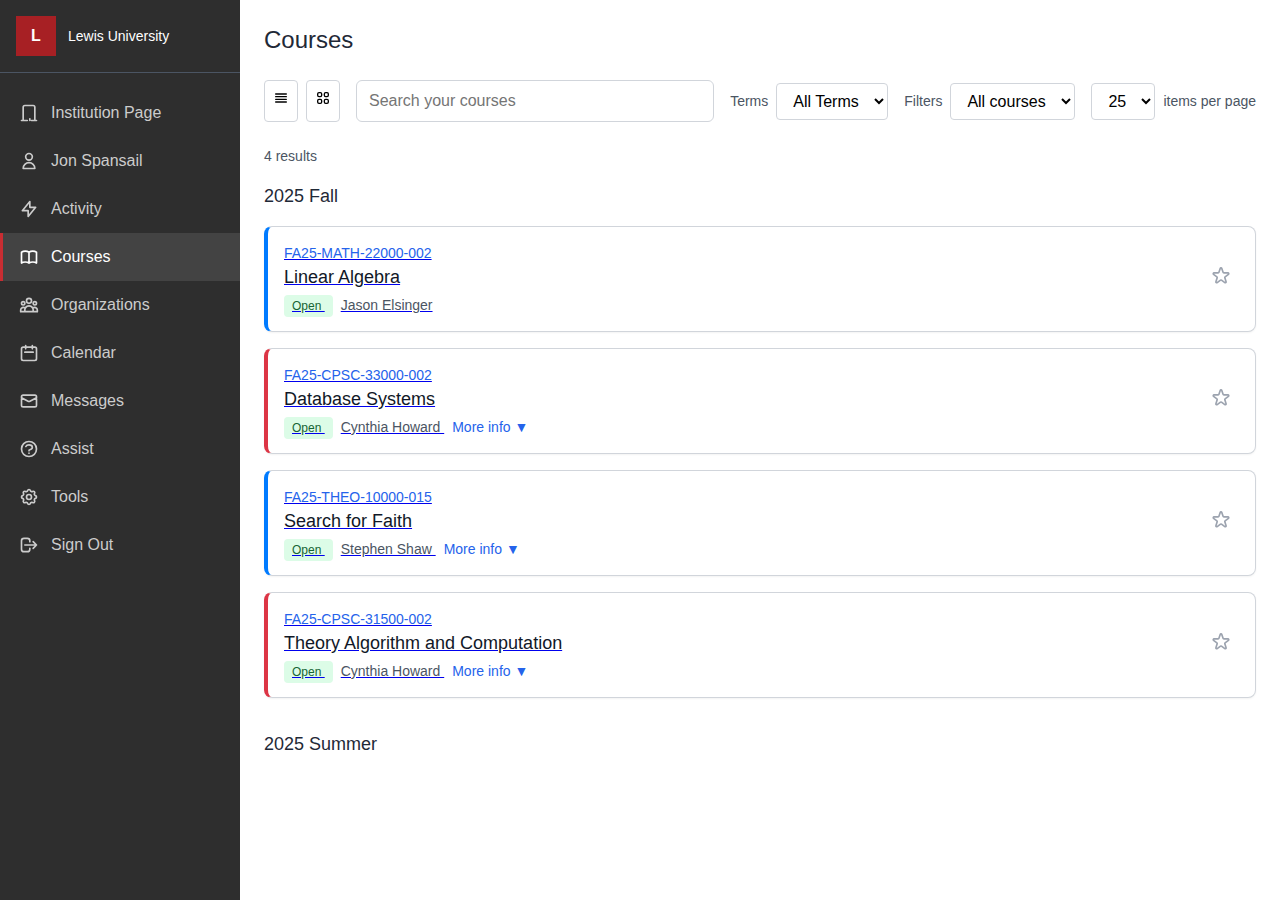
<file: courses.html>
<!DOCTYPE html>
<html lang="en">
<head>
    <meta charset="UTF-8">
    <meta name="viewport" content="width=device-width, initial-scale=1.0">
    <title>Courses - Blackboard Learn</title>
    <link rel="stylesheet" href="styles.css">
</head>
<body>
    <div class="flex">
        <!-- Sidebar -->
        <div class="fixed left-0 top-0 h-full w-60 bg-bb-gray z-50">
            <div class="p-4 border-b border-gray-600">
                <div class="flex items-center space-x-3">
                    <div class="w-10 h-10 bg-bb-red flex items-center justify-center text-white font-bold">
                        L
                    </div>
                    <div class="text-white text-sm">Lewis University</div>
                </div>
            </div>
            
            <nav class="mt-4">
                <a href="/institution/" class="sidebar-item" data-testid="nav-institution-page">
                    <svg class="w-5 h-5" fill="none" stroke="currentColor" viewBox="0 0 24 24">
                        <path stroke-linecap="round" stroke-linejoin="round" stroke-width="2" d="M19 21V5a2 2 0 00-2-2H7a2 2 0 00-2 2v16m14 0h2m-2 0h-4m-5 0H3m2-2v2m8-2v2"/>
                    </svg>
                    <span class="ml-3">Institution Page</span>
                </a>
                
                <a href="/profile/" class="sidebar-item" data-testid="nav-jon-spansail">
                    <svg class="w-5 h-5" fill="none" stroke="currentColor" viewBox="0 0 24 24">
                        <path stroke-linecap="round" stroke-linejoin="round" stroke-width="2" d="M16 7a4 4 0 11-8 0 4 4 0 018 0zM12 14a7 7 0 00-7 7h14a7 7 0 00-7-7z"/>
                    </svg>
                    <span class="ml-3">Jon Spansail</span>
                </a>
                
                <a href="/activity/" class="sidebar-item" data-testid="nav-activity">
                    <svg class="w-5 h-5" fill="none" stroke="currentColor" viewBox="0 0 24 24">
                        <path stroke-linecap="round" stroke-linejoin="round" stroke-width="2" d="M13 10V3L4 14h7v7l9-11h-7z"/>
                    </svg>
                    <span class="ml-3">Activity</span>
                </a>
                
                <a href="/courses/" class="sidebar-item active" data-testid="nav-courses">
                    <svg class="w-5 h-5" fill="none" stroke="currentColor" viewBox="0 0 24 24">
                        <path stroke-linecap="round" stroke-linejoin="round" stroke-width="2" d="M12 6.253v13m0-13C10.832 5.477 9.246 5 7.5 5S4.168 5.477 3 6.253v13C4.168 18.477 5.754 18 7.5 18s3.332.477 4.5 1.253m0-13C13.168 5.477 14.754 5 16.5 5c1.746 0 3.332.477 4.5 1.253v13C19.832 18.477 18.246 18 16.5 18c-1.746 0-3.332.477-4.5 1.253"/>
                    </svg>
                    <span class="ml-3">Courses</span>
                </a>
                
                <a href="/organizations/" class="sidebar-item" data-testid="nav-organizations">
                    <svg class="w-5 h-5" fill="none" stroke="currentColor" viewBox="0 0 24 24">
                        <path stroke-linecap="round" stroke-linejoin="round" stroke-width="2" d="M17 20h5v-2a3 3 0 00-5.356-1.857M17 20H7m10 0v-2c0-.656-.126-1.283-.356-1.857M7 20H2v-2a3 3 0 015.356-1.857M7 20v-2c0-.656.126-1.283.356-1.857m0 0a5.002 5.002 0 019.288 0M15 7a3 3 0 11-6 0 3 3 0 016 0zm6 3a2 2 0 11-4 0 2 2 0 014 0zM7 10a2 2 0 11-4 0 2 2 0 014 0z"/>
                    </svg>
                    <span class="ml-3">Organizations</span>
                </a>
                
                <a href="/calendar/" class="sidebar-item" data-testid="nav-calendar">
                    <svg class="w-5 h-5" fill="none" stroke="currentColor" viewBox="0 0 24 24">
                        <path stroke-linecap="round" stroke-linejoin="round" stroke-width="2" d="M8 7V3m8 4V3m-9 8h10M5 21h14a2 2 0 002-2V7a2 2 0 00-2-2H5a2 2 0 00-2 2v12a2 2 0 002 2z"/>
                    </svg>
                    <span class="ml-3">Calendar</span>
                </a>
                
                <a href="/messages/" class="sidebar-item" data-testid="nav-messages">
                    <svg class="w-5 h-5" fill="none" stroke="currentColor" viewBox="0 0 24 24">
                        <path stroke-linecap="round" stroke-linejoin="round" stroke-width="2" d="M3 8l7.89 4.26a2 2 0 002.22 0L21 8M5 19h14a2 2 0 002-2V7a2 2 0 00-2-2H5a2 2 0 00-2 2v10a2 2 0 002 2z"/>
                    </svg>
                    <span class="ml-3">Messages</span>
                </a>
                
                
                <a href="/assist/" class="sidebar-item" data-testid="nav-assist">
                    <svg class="w-5 h-5" fill="none" stroke="currentColor" viewBox="0 0 24 24">
                        <path stroke-linecap="round" stroke-linejoin="round" stroke-width="2" d="M8.228 9c.549-1.165 2.03-2 3.772-2 2.21 0 4 1.343 4 3 0 1.4-1.278 2.575-3.006 2.907-.542.104-.994.54-.994 1.093m0 3h.01M21 12a9 9 0 11-18 0 9 9 0 0118 0z"/>
                    </svg>
                    <span class="ml-3">Assist</span>
                </a>
                
                <a href="/tools/" class="sidebar-item" data-testid="nav-tools">
                    <svg class="w-5 h-5" fill="none" stroke="currentColor" viewBox="0 0 24 24">
                        <path stroke-linecap="round" stroke-linejoin="round" stroke-width="2" d="M10.325 4.317c.426-1.756 2.924-1.756 3.35 0a1.724 1.724 0 002.573 1.066c1.543-.94 3.31.826 2.37 2.37a1.724 1.724 0 001.065 2.572c1.756.426 1.756 2.924 0 3.35a1.724 1.724 0 00-1.066 2.573c.94 1.543-.826 3.31-2.37 2.37a1.724 1.724 0 00-2.572 1.065c-.426 1.756-2.924 1.756-3.35 0a1.724 1.724 0 00-2.573-1.066c-1.543.94-3.31-.826-2.37-2.37a1.724 1.724 0 00-1.065-2.572c-1.756-.426-1.756-2.924 0-3.35a1.724 1.724 0 001.066-2.573c-.94-1.543.826-3.31 2.37-2.37.996.608 2.296.07 2.572-1.065z"/>
                        <path stroke-linecap="round" stroke-linejoin="round" stroke-width="2" d="M15 12a3 3 0 11-6 0 3 3 0 016 0z"/>
                    </svg>
                    <span class="ml-3">Tools</span>
                </a>
                
                <a href="/" class="sidebar-item" data-testid="nav-sign-out">
                    <svg class="w-5 h-5" fill="none" stroke="currentColor" viewBox="0 0 24 24">
                        <path stroke-linecap="round" stroke-linejoin="round" stroke-width="2" d="M17 16l4-4m0 0l-4-4m4 4H7m6 4v1a3 3 0 01-3 3H6a3 3 0 01-3-3V7a3 3 0 013-3h4a3 3 0 013 3v1"/>
                    </svg>
                    <span class="ml-3">Sign Out</span>
                </a>
            </nav>
        </div>
        
        <!-- Main Content -->
        <div class="ml-60 min-h-screen bg-white flex-1">
            <div class="p-6">
                <h1 class="text-2xl font-normal text-gray-800 mb-6" data-testid="heading-courses">Courses</h1>
                
                <div class="flex items-center space-x-4 mb-6">
                    <div class="flex items-center space-x-2">
                        <button class="border border-gray-300 p-2 rounded hover:bg-gray-50" data-testid="button-list-view">
                            <svg class="h-4 w-4" fill="none" stroke="currentColor" viewBox="0 0 24 24">
                                <path stroke-linecap="round" stroke-linejoin="round" stroke-width="2" d="M4 6h16M4 10h16M4 14h16M4 18h16"/>
                            </svg>
                        </button>
                        <button class="border border-gray-300 p-2 rounded hover:bg-gray-50" data-testid="button-grid-view">
                            <svg class="h-4 w-4" fill="none" stroke="currentColor" viewBox="0 0 24 24">
                                <path stroke-linecap="round" stroke-linejoin="round" stroke-width="2" d="M4 6a2 2 0 012-2h2a2 2 0 012 2v2a2 2 0 01-2 2H6a2 2 0 01-2-2V6zM14 6a2 2 0 012-2h2a2 2 0 012 2v2a2 2 0 01-2 2h-2a2 2 0 01-2-2V6zM4 16a2 2 0 012-2h2a2 2 0 012 2v2a2 2 0 01-2 2H6a2 2 0 01-2-2v-2zM14 16a2 2 0 012-2h2a2 2 0 012 2v2a2 2 0 01-2 2h-2a2 2 0 01-2-2v-2z"/>
                            </svg>
                        </button>
                    </div>
                    
                    <div class="flex-1">
                        <input
                            type="text"
                            placeholder="Search your courses"
                            class="w-full max-w-md px-3 py-2 border border-gray-300 rounded-md focus:outline-none focus:ring-2 focus:ring-blue-500"
                            data-testid="input-search-courses"
                        />
                    </div>
                    
                    <div class="flex items-center space-x-2">
                        <label class="text-sm text-gray-600">Terms</label>
                        <select class="px-3 py-2 border rounded" data-testid="select-terms">
                            <option>All Terms</option>
                        </select>
                    </div>
                    
                    <div class="flex items-center space-x-2">
                        <label class="text-sm text-gray-600">Filters</label>
                        <select class="px-3 py-2 border rounded" data-testid="select-filters">
                            <option>All courses</option>
                        </select>
                    </div>
                    
                    <div class="flex items-center space-x-2">
                        <select class="px-3 py-2 border rounded" data-testid="select-items-per-page">
                            <option>25</option>
                        </select>
                        <span class="text-sm text-gray-600">items per page</span>
                    </div>
                </div>
                
                <div class="text-sm text-gray-600 mb-4" data-testid="text-results-count">4 results</div>
                
                <div class="space-y-4">
                    <div class="text-lg font-medium text-gray-800 mb-3" data-testid="text-term-2025-fall">2025 Fall</div>
                    
                    <!-- Course 1: Applied Probability and Stats -->
                    <a href="linalg.html" class="block" data-testid="course-card-1">
                        <div class="course-card bg-white border rounded-lg p-4 shadow-sm cursor-pointer hover:shadow-md transition-shadow" style="border-left: 4px solid #007bff;">
                            <div class="flex items-center justify-between">
                                <div>
                                    <div class="text-sm text-blue-600 font-medium" data-testid="course-code-1">
                                        FA25-MATH-22000-002
                                    </div>
                                    <div class="text-lg font-medium text-gray-900" data-testid="course-title-1">
                                        Linear Algebra
                                    </div>
                                    <div class="text-sm text-gray-600 mt-1">
                                        <span class="bg-green-100 text-green-800 px-2 py-1 rounded text-xs" data-testid="course-status-1">
                                            Open
                                        </span>
                                        <span class="ml-2" data-testid="course-instructor-1">
                                            Jason Elsinger
                                        </span>
                                     
                                    </div>
                                </div>
                                <button class="p-2 hover:bg-gray-100 rounded" data-testid="course-star-1">
                                    <svg class="h-5 w-5 text-gray-400" fill="none" stroke="currentColor" viewBox="0 0 24 24">
                                        <path stroke-linecap="round" stroke-linejoin="round" stroke-width="2" d="M11.049 2.927c.3-.921 1.603-.921 1.902 0l1.519 4.674a1 1 0 00.95.69h4.915c.969 0 1.371 1.24.588 1.81l-3.976 2.888a1 1 0 00-.363 1.118l1.518 4.674c.3.922-.755 1.688-1.538 1.118l-3.976-2.888a1 1 0 00-1.176 0l-3.976 2.888c-.783.57-1.838-.197-1.538-1.118l1.518-4.674a1 1 0 00-.363-1.118l-3.976-2.888c-.784-.57-.38-1.81.588-1.81h4.914a1 1 0 00.951-.69l1.519-4.674z"/>
                                    </svg>
                                </button>
                            </div>
                        </div>
                    </a>
                    
                    <!-- Course 2: Database Systems -->
                    <a href="database.html" class="block" data-testid="course-card-2">
                        <div class="course-card bg-white border rounded-lg p-4 shadow-sm cursor-pointer hover:shadow-md transition-shadow" style="border-left: 4px solid #dc3545;">
                            <div class="flex items-center justify-between">
                                <div>
                                    <div class="text-sm text-blue-600 font-medium" data-testid="course-code-2">
                                        FA25-CPSC-33000-002
                                    </div>
                                    <div class="text-lg font-medium text-gray-900" data-testid="course-title-2">
                                        Database Systems
                                    </div>
                                    <div class="text-sm text-gray-600 mt-1">
                                        <span class="bg-green-100 text-green-800 px-2 py-1 rounded text-xs" data-testid="course-status-2">
                                            Open
                                        </span>
                                        <span class="ml-2" data-testid="course-instructor-2">
                                            Cynthia Howard
                                        </span>
                                        <button class="ml-2 text-blue-600 hover:underline" data-testid="course-more-info-2">
                                            More info ▼
                                        </button>
                                    </div>
                                </div>
                                <button class="p-2 hover:bg-gray-100 rounded" data-testid="course-star-2">
                                    <svg class="h-5 w-5 text-gray-400" fill="none" stroke="currentColor" viewBox="0 0 24 24">
                                        <path stroke-linecap="round" stroke-linejoin="round" stroke-width="2" d="M11.049 2.927c.3-.921 1.603-.921 1.902 0l1.519 4.674a1 1 0 00.95.69h4.915c.969 0 1.371 1.24.588 1.81l-3.976 2.888a1 1 0 00-.363 1.118l1.518 4.674c.3.922-.755 1.688-1.538 1.118l-3.976-2.888a1 1 0 00-1.176 0l-3.976 2.888c-.783.57-1.838-.197-1.538-1.118l1.518-4.674a1 1 0 00-.363-1.118l-3.976-2.888c-.784-.57-.38-1.81.588-1.81h4.914a1 1 0 00.951-.69l1.519-4.674z"/>
                                    </svg>
                                </button>
                            </div>
                        </div>
                    </a>
                    
                    <!-- Course 3: Search for Faith -->
                    <a href="faith.html" class="block" data-testid="course-card-3">
                        <div class="course-card bg-white border rounded-lg p-4 shadow-sm cursor-pointer hover:shadow-md transition-shadow" style="border-left: 4px solid #007bff;">
                            <div class="flex items-center justify-between">
                                <div>
                                    <div class="text-sm text-blue-600 font-medium" data-testid="course-code-3">
                                        FA25-THEO-10000-015
                                    </div>
                                    <div class="text-lg font-medium text-gray-900" data-testid="course-title-3">
                                        Search for Faith
                                    </div>
                                    <div class="text-sm text-gray-600 mt-1">
                                        <span class="bg-green-100 text-green-800 px-2 py-1 rounded text-xs" data-testid="course-status-3">
                                            Open
                                        </span>
                                        <span class="ml-2" data-testid="course-instructor-3">
                                            Stephen Shaw
                                        </span>
                                        <button class="ml-2 text-blue-600 hover:underline" data-testid="course-more-info-3">
                                            More info ▼
                                        </button>
                                    </div>
                                </div>
                                <button class="p-2 hover:bg-gray-100 rounded" data-testid="course-star-3">
                                    <svg class="h-5 w-5 text-gray-400" fill="none" stroke="currentColor" viewBox="0 0 24 24">
                                        <path stroke-linecap="round" stroke-linejoin="round" stroke-width="2" d="M11.049 2.927c.3-.921 1.603-.921 1.902 0l1.519 4.674a1 1 0 00.95.69h4.915c.969 0 1.371 1.24.588 1.81l-3.976 2.888a1 1 0 00-.363 1.118l1.518 4.674c.3.922-.755 1.688-1.538 1.118l-3.976-2.888a1 1 0 00-1.176 0l-3.976 2.888c-.783.57-1.838-.197-1.538-1.118l1.518-4.674a1 1 0 00-.363-1.118l-3.976-2.888c-.784-.57-.38-1.81.588-1.81h4.914a1 1 0 00.951-.69l1.519-4.674z"/>
                                    </svg>
                                </button>
                            </div>
                        </div>
                    </a>

                    <a href="theory.html" class="block" data-testid="course-card-2">
                        <div class="course-card bg-white border rounded-lg p-4 shadow-sm cursor-pointer hover:shadow-md transition-shadow" style="border-left: 4px solid #dc3545;">
                            <div class="flex items-center justify-between">
                                <div>
                                    <div class="text-sm text-blue-600 font-medium" data-testid="course-code-2">
                                        FA25-CPSC-31500-002
                                    </div>
                                    <div class="text-lg font-medium text-gray-900" data-testid="course-title-2">
                                        Theory Algorithm and Computation
                                    </div>
                                    <div class="text-sm text-gray-600 mt-1">
                                        <span class="bg-green-100 text-green-800 px-2 py-1 rounded text-xs" data-testid="course-status-2">
                                            Open
                                        </span>
                                        <span class="ml-2" data-testid="course-instructor-2">
                                            Cynthia Howard
                                        </span>
                                        <button class="ml-2 text-blue-600 hover:underline" data-testid="course-more-info-2">
                                            More info ▼
                                        </button>
                                    </div>
                                </div>
                                <button class="p-2 hover:bg-gray-100 rounded" data-testid="course-star-2">
                                    <svg class="h-5 w-5 text-gray-400" fill="none" stroke="currentColor" viewBox="0 0 24 24">
                                        <path stroke-linecap="round" stroke-linejoin="round" stroke-width="2" d="M11.049 2.927c.3-.921 1.603-.921 1.902 0l1.519 4.674a1 1 0 00.95.69h4.915c.969 0 1.371 1.24.588 1.81l-3.976 2.888a1 1 0 00-.363 1.118l1.518 4.674c.3.922-.755 1.688-1.538 1.118l-3.976-2.888a1 1 0 00-1.176 0l-3.976 2.888c-.783.57-1.838-.197-1.538-1.118l1.518-4.674a1 1 0 00-.363-1.118l-3.976-2.888c-.784-.57-.38-1.81.588-1.81h4.914a1 1 0 00.951-.69l1.519-4.674z"/>
                                    </svg>
                                </button>
                            </div>
                        </div>
                    </a>
                    
                    <div class="text-lg font-medium text-gray-800 mt-8 mb-3" data-testid="text-term-2025-summer">2025 Summer</div>
                </div>
            </div>
        </div>
    </div>
</body>

</html>
</file>
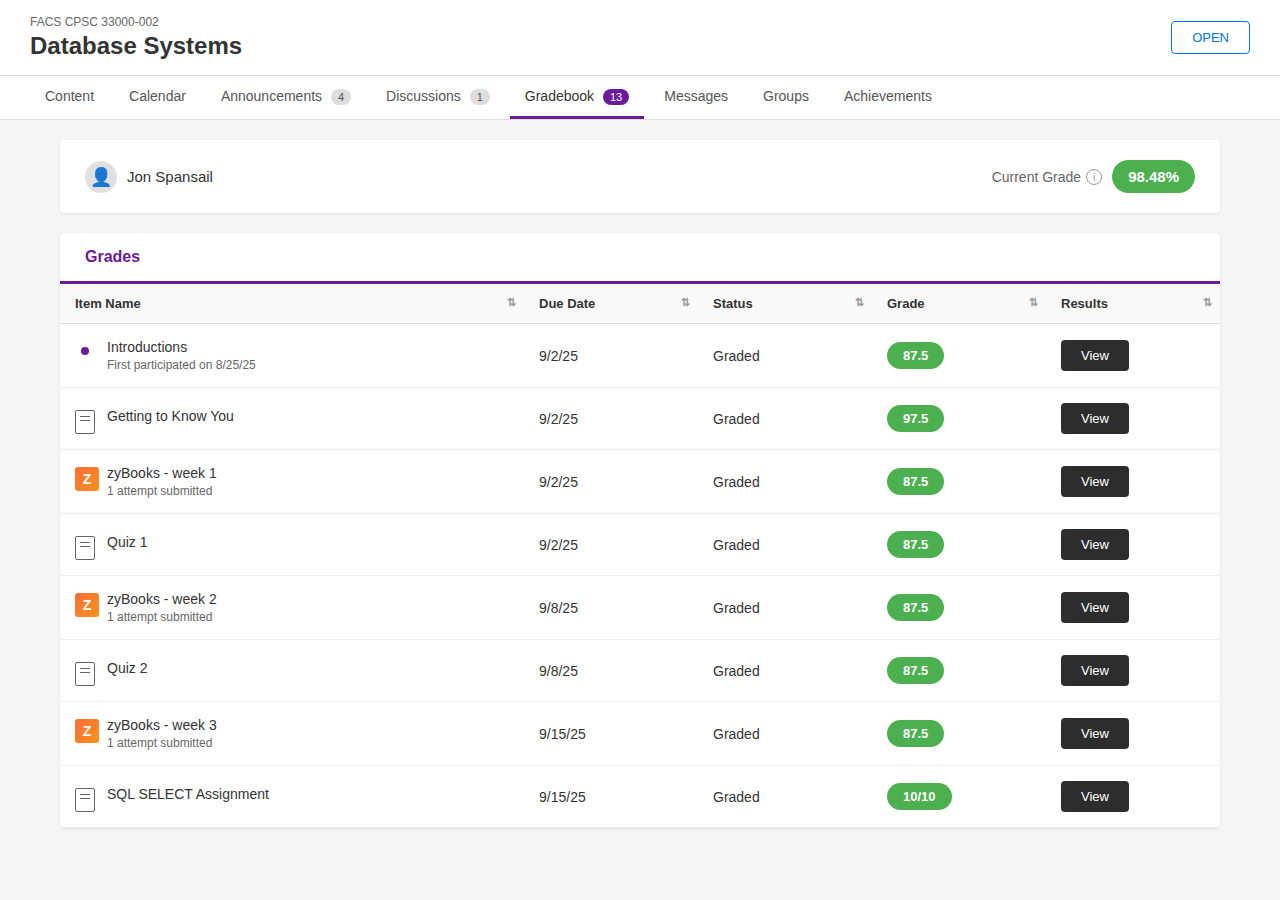
<file: data_grades.html>
<!DOCTYPE html>
<html lang="en">
<head>
    <meta charset="UTF-8">
    <meta name="viewport" content="width=device-width, initial-scale=1.0">
    <title>Database Systems - Gradebook</title>
    <style>
        * {
            margin: 0;
            padding: 0;
            box-sizing: border-box;
        }

        body {
            font-family: -apple-system, BlinkMacSystemFont, 'Segoe UI', Arial, sans-serif;
            background-color: #f5f5f5;
            color: #333;
        }

        .header {
            background-color: white;
            padding: 15px 30px;
            border-bottom: 1px solid #ddd;
            display: flex;
            justify-content: space-between;
            align-items: center;
        }

        .course-info {
            display: flex;
            flex-direction: column;
        }

        .course-code {
            font-size: 12px;
            color: #666;
            margin-bottom: 3px;
        }

        .course-title {
            font-size: 24px;
            font-weight: 600;
            color: #333;
        }

        .open-btn {
            background-color: white;
            border: 1px solid #0073e6;
            color: #0073e6;
            padding: 8px 20px;
            border-radius: 4px;
            font-size: 13px;
            cursor: pointer;
            font-weight: 500;
        }

        .open-btn:hover {
            background-color: #f0f8ff;
        }

        .nav-tabs {
            background-color: white;
            border-bottom: 1px solid #ddd;
            display: flex;
            padding: 0 30px;
        }

        .nav-tab {
            padding: 12px 15px;
            cursor: pointer;
            border-bottom: 3px solid transparent;
            font-size: 14px;
            color: #555;
            position: relative;
            margin-right: 5px;
        }

        .nav-tab:hover {
            color: #333;
        }

        .nav-tab.active {
            border-bottom-color: #6a1b9a;
            color: #333;
            font-weight: 500;
        }

        .nav-tab .badge {
            background-color: #ddd;
            border-radius: 10px;
            padding: 2px 7px;
            font-size: 11px;
            margin-left: 5px;
            color: #555;
        }

        .nav-tab.active .badge {
            background-color: #6a1b9a;
            color: white;
        }

        .content-area {
            max-width: 1200px;
            margin: 0 auto;
            padding: 20px;
        }

        .user-section {
            background-color: white;
            padding: 20px 25px;
            border-radius: 4px;
            margin-bottom: 20px;
            display: flex;
            justify-content: space-between;
            align-items: center;
            box-shadow: 0 1px 3px rgba(0,0,0,0.1);
        }

        .user-info {
            display: flex;
            align-items: center;
            gap: 10px;
        }

        .user-icon {
            width: 32px;
            height: 32px;
            background-color: #e0e0e0;
            border-radius: 50%;
            display: flex;
            align-items: center;
            justify-content: center;
            font-size: 18px;
            color: #666;
        }

        .user-name {
            font-size: 15px;
            color: #333;
        }

        .grade-display {
            display: flex;
            align-items: center;
            gap: 10px;
        }

        .grade-label {
            font-size: 14px;
            color: #666;
            display: flex;
            align-items: center;
            gap: 5px;
        }

        .info-icon {
            width: 16px;
            height: 16px;
            border: 1px solid #999;
            border-radius: 50%;
            display: inline-flex;
            align-items: center;
            justify-content: center;
            font-size: 11px;
            color: #999;
            cursor: help;
        }

        .current-grade {
            background-color: #4caf50;
            color: white;
            padding: 8px 16px;
            border-radius: 20px;
            font-size: 15px;
            font-weight: 600;
        }

        .grades-section {
            background-color: white;
            border-radius: 4px;
            box-shadow: 0 1px 3px rgba(0,0,0,0.1);
            overflow: hidden;
        }

        .section-header {
            padding: 15px 25px;
            border-bottom: 3px solid #6a1b9a;
            font-size: 16px;
            font-weight: 600;
            color: #6a1b9a;
        }

        .grades-table {
            width: 100%;
            border-collapse: collapse;
        }

        .grades-table thead {
            background-color: #f9f9f9;
        }

        .grades-table th {
            padding: 12px 15px;
            text-align: left;
            font-size: 13px;
            font-weight: 600;
            color: #333;
            border-bottom: 1px solid #ddd;
            cursor: pointer;
            position: relative;
        }

        .grades-table th:hover {
            background-color: #f0f0f0;
        }

        .grades-table th::after {
            content: '⇅';
            position: absolute;
            right: 8px;
            color: #999;
            font-size: 11px;
        }

        .grades-table tbody tr {
            border-bottom: 1px solid #eee;
        }

        .grades-table tbody tr:hover {
            background-color: #fafafa;
        }

        .grades-table td {
            padding: 15px;
            font-size: 14px;
            color: #333;
        }

        .item-cell {
            display: flex;
            align-items: flex-start;
            gap: 12px;
        }

        .item-icon {
            width: 20px;
            height: 20px;
            flex-shrink: 0;
            margin-top: 2px;
        }

        .icon-dot {
            width: 8px;
            height: 8px;
            background-color: #6a1b9a;
            border-radius: 50%;
            margin: 6px;
        }

        .icon-document {
            width: 20px;
            height: 24px;
            background-color: white;
            border: 1.5px solid #666;
            border-radius: 2px;
            position: relative;
        }

        .icon-document::before {
            content: '';
            position: absolute;
            top: 5px;
            left: 4px;
            right: 4px;
            height: 1.5px;
            background-color: #666;
        }

        .icon-document::after {
            content: '';
            position: absolute;
            top: 9px;
            left: 4px;
            right: 4px;
            height: 1.5px;
            background-color: #666;
        }

        .icon-zybooks {
            width: 24px;
            height: 24px;
            background: linear-gradient(135deg, #ff6b35 0%, #f7931e 100%);
            border-radius: 3px;
            position: relative;
        }

        .icon-zybooks::before {
            content: 'Z';
            position: absolute;
            top: 50%;
            left: 50%;
            transform: translate(-50%, -50%);
            color: white;
            font-weight: bold;
            font-size: 14px;
        }

        .item-details {
            display: flex;
            flex-direction: column;
            gap: 3px;
        }

        .item-name {
            font-weight: 500;
            color: #333;
        }

        .item-subtitle {
            font-size: 12px;
            color: #666;
        }

        .grade-badge {
            background-color: #4caf50;
            color: white;
            padding: 6px 16px;
            border-radius: 20px;
            font-size: 13px;
            font-weight: 600;
            display: inline-block;
        }

        .view-btn {
            background-color: #2d2d2d;
            color: white;
            border: none;
            padding: 8px 20px;
            border-radius: 4px;
            font-size: 13px;
            cursor: pointer;
            font-weight: 500;
        }

        .view-btn:hover {
            background-color: #1a1a1a;
        }
    </style>
</head>
<body>
    <div class="header">
        <div class="course-info">
            <div class="course-code">FACS CPSC 33000-002</div>
            <div class="course-title">Database Systems</div>
        </div>
        <button class="open-btn">OPEN</button>
    </div>

    <nav class="nav-tabs">
        <div class="nav-tab">Content</div>
        <div class="nav-tab">Calendar</div>
        <div class="nav-tab">Announcements <span class="badge">4</span></div>
        <div class="nav-tab">Discussions <span class="badge">1</span></div>
        <div class="nav-tab active">Gradebook <span class="badge">13</span></div>
        <div class="nav-tab">Messages</div>
        <div class="nav-tab">Groups</div>
        <div class="nav-tab">Achievements</div>
    </nav>

    <div class="content-area">
        <div class="user-section">
            <div class="user-info">
                <div class="user-icon">👤</div>
                <div class="user-name">Jon Spansail</div>
            </div>
            <div class="grade-display">
                <div class="grade-label">
                    Current Grade
                    <span class="info-icon">i</span>
                </div>
                <div class="current-grade">98.48%</div>
            </div>
        </div>

        <div class="grades-section">
            <div class="section-header">Grades</div>
            <table class="grades-table">
                <thead>
                    <tr>
                        <th style="width: 40%;">Item Name</th>
                        <th style="width: 15%;">Due Date</th>
                        <th style="width: 15%;">Status</th>
                        <th style="width: 15%;">Grade</th>
                        <th style="width: 15%;">Results</th>
                    </tr>
                </thead>
                <tbody>
                    <tr>
                        <td>
                            <div class="item-cell">
                                <div class="item-icon">
                                    <div class="icon-dot"></div>
                                </div>
                                <div class="item-details">
                                    <div class="item-name">Introductions</div>
                                    <div class="item-subtitle">First participated on 8/25/25</div>
                                </div>
                            </div>
                        </td>
                        <td>9/2/25</td>
                        <td>Graded</td>
                        <td><span class="grade-badge">87.5</span></td>
                        <td><button class="view-btn">View</button></td>
                    </tr>
                    <tr>
                        <td>
                            <div class="item-cell">
                                <div class="item-icon">
                                    <div class="icon-document"></div>
                                </div>
                                <div class="item-details">
                                    <div class="item-name">Getting to Know You</div>
                                </div>
                            </div>
                        </td>
                        <td>9/2/25</td>
                        <td>Graded</td>
                        <td><span class="grade-badge">97.5</span></td>
                        <td><button class="view-btn">View</button></td>
                    </tr>
                    <tr>
                        <td>
                            <div class="item-cell">
                                <div class="item-icon">
                                    <div class="icon-zybooks"></div>
                                </div>
                                <div class="item-details">
                                    <div class="item-name">zyBooks - week 1</div>
                                    <div class="item-subtitle">1 attempt submitted</div>
                                </div>
                            </div>
                        </td>
                        <td>9/2/25</td>
                        <td>Graded</td>
                        <td><span class="grade-badge">87.5</span></td>
                        <td><button class="view-btn">View</button></td>
                    </tr>
                    <tr>
                        <td>
                            <div class="item-cell">
                                <div class="item-icon">
                                    <div class="icon-document"></div>
                                </div>
                                <div class="item-details">
                                    <div class="item-name">Quiz 1</div>
                                </div>
                            </div>
                        </td>
                        <td>9/2/25</td>
                        <td>Graded</td>
                        <td><span class="grade-badge">87.5</span></td>
                        <td><button class="view-btn">View</button></td>
                    </tr>
                    <tr>
                        <td>
                            <div class="item-cell">
                                <div class="item-icon">
                                    <div class="icon-zybooks"></div>
                                </div>
                                <div class="item-details">
                                    <div class="item-name">zyBooks - week 2</div>
                                    <div class="item-subtitle">1 attempt submitted</div>
                                </div>
                            </div>
                        </td>
                        <td>9/8/25</td>
                        <td>Graded</td>
                        <td><span class="grade-badge">87.5</span></td>
                        <td><button class="view-btn">View</button></td>
                    </tr>
                    <tr>
                        <td>
                            <div class="item-cell">
                                <div class="item-icon">
                                    <div class="icon-document"></div>
                                </div>
                                <div class="item-details">
                                    <div class="item-name">Quiz 2</div>
                                </div>
                            </div>
                        </td>
                        <td>9/8/25</td>
                        <td>Graded</td>
                        <td><span class="grade-badge">87.5</span></td>
                        <td><button class="view-btn">View</button></td>
                    </tr>
                    <tr>
                        <td>
                            <div class="item-cell">
                                <div class="item-icon">
                                    <div class="icon-zybooks"></div>
                                </div>
                                <div class="item-details">
                                    <div class="item-name">zyBooks - week 3</div>
                                    <div class="item-subtitle">1 attempt submitted</div>
                                </div>
                            </div>
                        </td>
                        <td>9/15/25</td>
                        <td>Graded</td>
                        <td><span class="grade-badge">87.5</span></td>
                        <td><button class="view-btn">View</button></td>
                    </tr>
                    <tr>
                        <td>
                            <div class="item-cell">
                                <div class="item-icon">
                                    <div class="icon-document"></div>
                                </div>
                                <div class="item-details">
                                    <div class="item-name">SQL SELECT Assignment</div>
                                </div>
                            </div>
                        </td>
                        <td>9/15/25</td>
                        <td>Graded</td>
                        <td><span class="grade-badge">10/10</span></td>
                        <td><button class="view-btn">View</button></td>
                    </tr>
                </tbody>
            </table>
        </div>
    </div>
</body>
</html>
</file>
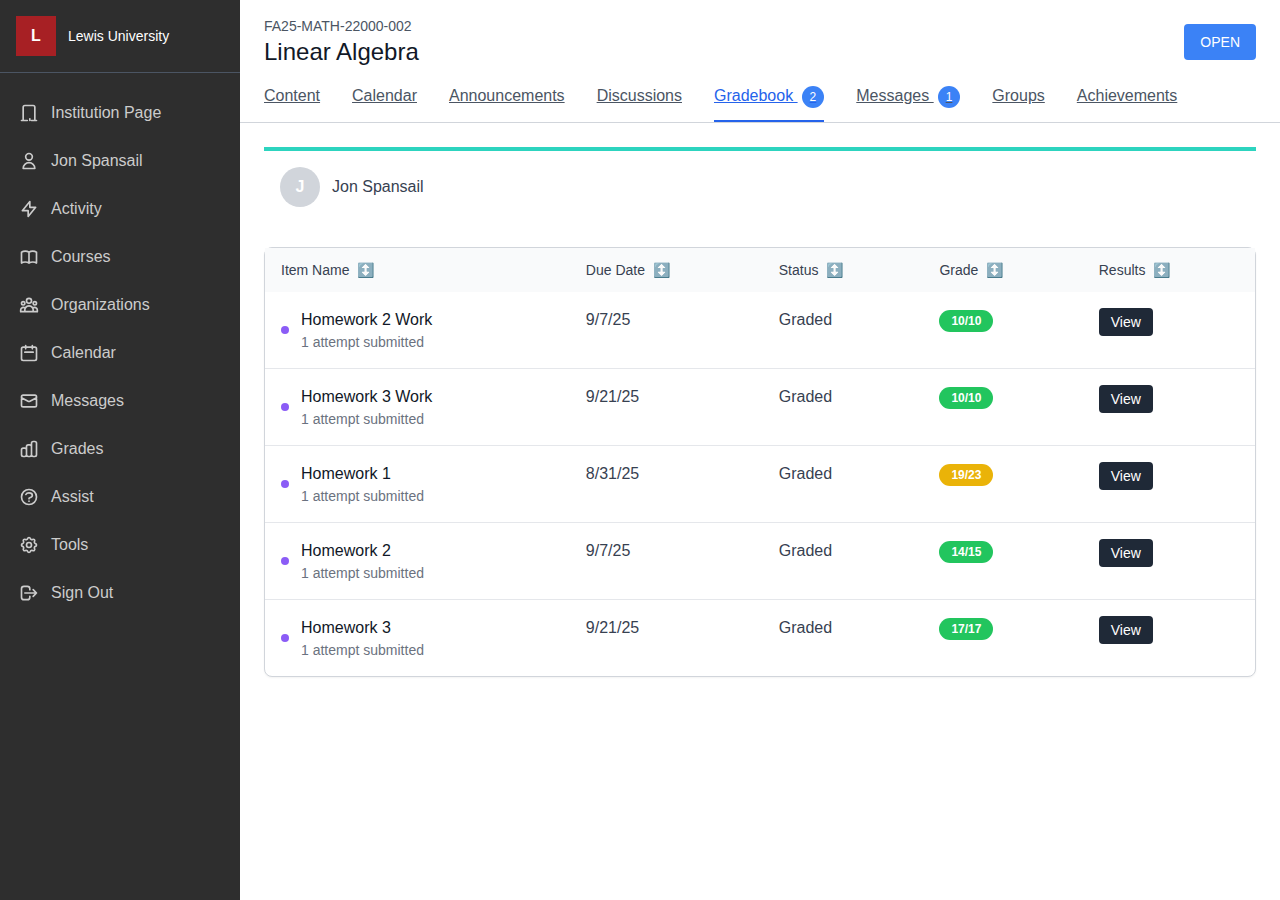
<file: lin_grade.html>
<!DOCTYPE html>
<html lang="en">
<head>
    <meta charset="UTF-8">
    <meta name="viewport" content="width=device-width, initial-scale=1.0">
    <title>Gradebook - Linear Algebra</title>
    <link rel="stylesheet" href="styles.css">
</head>
<body>
    <div class="flex">
        <!-- Sidebar -->
        <div class="fixed left-0 top-0 h-full w-60 bg-bb-gray z-50">
            <div class="p-4 border-b border-gray-600">
                <div class="flex items-center space-x-3">
                    <div class="w-10 h-10 bg-bb-red flex items-center justify-center text-white font-bold">
                        L
                    </div>
                    <div class="text-white text-sm">Lewis University</div>
                </div>
            </div>
            
            <nav class="mt-4">
                <a href="/institution/" class="sidebar-item" data-testid="nav-institution-page">
                    <svg class="w-5 h-5" fill="none" stroke="currentColor" viewBox="0 0 24 24">
                        <path stroke-linecap="round" stroke-linejoin="round" stroke-width="2" d="M19 21V5a2 2 0 00-2-2H7a2 2 0 00-2 2v16m14 0h2m-2 0h-4m-5 0H3m2-2v2m8-2v2"/>
                    </svg>
                    <span class="ml-3">Institution Page</span>
                </a>
                
                <a href="/profile/" class="sidebar-item" data-testid="nav-jon-spansail">
                    <svg class="w-5 h-5" fill="none" stroke="currentColor" viewBox="0 0 24 24">
                        <path stroke-linecap="round" stroke-linejoin="round" stroke-width="2" d="M16 7a4 4 0 11-8 0 4 4 0 018 0zM12 14a7 7 0 00-7 7h14a7 7 0 00-7-7z"/>
                    </svg>
                    <span class="ml-3">Jon Spansail</span>
                </a>
                
                <a href="/activity/" class="sidebar-item" data-testid="nav-activity">
                    <svg class="w-5 h-5" fill="none" stroke="currentColor" viewBox="0 0 24 24">
                        <path stroke-linecap="round" stroke-linejoin="round" stroke-width="2" d="M13 10V3L4 14h7v7l9-11h-7z"/>
                    </svg>
                    <span class="ml-3">Activity</span>
                </a>
                
                <a href="/courses/" class="sidebar-item" data-testid="nav-courses">
                    <svg class="w-5 h-5" fill="none" stroke="currentColor" viewBox="0 0 24 24">
                        <path stroke-linecap="round" stroke-linejoin="round" stroke-width="2" d="M12 6.253v13m0-13C10.832 5.477 9.246 5 7.5 5S4.168 5.477 3 6.253v13C4.168 18.477 5.754 18 7.5 18s3.332.477 4.5 1.253m0-13C13.168 5.477 14.754 5 16.5 5c1.746 0 3.332.477 4.5 1.253v13C19.832 18.477 18.246 18 16.5 18c-1.746 0-3.332.477-4.5 1.253"/>
                    </svg>
                    <span class="ml-3">Courses</span>
                </a>
                
                <a href="/organizations/" class="sidebar-item" data-testid="nav-organizations">
                    <svg class="w-5 h-5" fill="none" stroke="currentColor" viewBox="0 0 24 24">
                        <path stroke-linecap="round" stroke-linejoin="round" stroke-width="2" d="M17 20h5v-2a3 3 0 00-5.356-1.857M17 20H7m10 0v-2c0-.656-.126-1.283-.356-1.857M7 20H2v-2a3 3 0 015.356-1.857M7 20v-2c0-.656.126-1.283.356-1.857m0 0a5.002 5.002 0 019.288 0M15 7a3 3 0 11-6 0 3 3 0 016 0zm6 3a2 2 0 11-4 0 2 2 0 014 0zM7 10a2 2 0 11-4 0 2 2 0 014 0z"/>
                    </svg>
                    <span class="ml-3">Organizations</span>
                </a>
                
                <a href="/calendar/" class="sidebar-item" data-testid="nav-calendar">
                    <svg class="w-5 h-5" fill="none" stroke="currentColor" viewBox="0 0 24 24">
                        <path stroke-linecap="round" stroke-linejoin="round" stroke-width="2" d="M8 7V3m8 4V3m-9 8h10M5 21h14a2 2 0 002-2V7a2 2 0 00-2-2H5a2 2 0 00-2 2v12a2 2 0 002 2z"/>
                    </svg>
                    <span class="ml-3">Calendar</span>
                </a>
                
                <a href="/messages/" class="sidebar-item" data-testid="nav-messages">
                    <svg class="w-5 h-5" fill="none" stroke="currentColor" viewBox="0 0 24 24">
                        <path stroke-linecap="round" stroke-linejoin="round" stroke-width="2" d="M3 8l7.89 4.26a2 2 0 002.22 0L21 8M5 19h14a2 2 0 002-2V7a2 2 0 00-2-2H5a2 2 0 00-2 2v10a2 2 0 002 2z"/>
                    </svg>
                    <span class="ml-3">Messages</span>
                </a>
                
                <a href="/grades/" class="sidebar-item" data-testid="nav-grades">
                    <svg class="w-5 h-5" fill="none" stroke="currentColor" viewBox="0 0 24 24">
                        <path stroke-linecap="round" stroke-linejoin="round" stroke-width="2" d="M9 19v-6a2 2 0 00-2-2H5a2 2 0 00-2 2v6a2 2 0 002 2h2a2 2 0 002-2zm0 0V9a2 2 0 012-2h2a2 2 0 012 2v10m-6 0a2 2 0 002 2h2a2 2 0 002-2m0 0V5a2 2 0 012-2h2a2 2 0 012 2v14a2 2 0 01-2 2h-2a2 2 0 01-2-2z"/>
                    </svg>
                    <span class="ml-3">Grades</span>
                </a>
                
                <a href="/assist/" class="sidebar-item" data-testid="nav-assist">
                    <svg class="w-5 h-5" fill="none" stroke="currentColor" viewBox="0 0 24 24">
                        <path stroke-linecap="round" stroke-linejoin="round" stroke-width="2" d="M8.228 9c.549-1.165 2.03-2 3.772-2 2.21 0 4 1.343 4 3 0 1.4-1.278 2.575-3.006 2.907-.542.104-.994.54-.994 1.093m0 3h.01M21 12a9 9 0 11-18 0 9 9 0 0118 0z"/>
                    </svg>
                    <span class="ml-3">Assist</span>
                </a>
                
                <a href="/tools/" class="sidebar-item" data-testid="nav-tools">
                    <svg class="w-5 h-5" fill="none" stroke="currentColor" viewBox="0 0 24 24">
                        <path stroke-linecap="round" stroke-linejoin="round" stroke-width="2" d="M10.325 4.317c.426-1.756 2.924-1.756 3.35 0a1.724 1.724 0 002.573 1.066c1.543-.94 3.31.826 2.37 2.37a1.724 1.724 0 001.065 2.572c1.756.426 1.756 2.924 0 3.35a1.724 1.724 0 00-1.066 2.573c.94 1.543-.826 3.31-2.37 2.37a1.724 1.724 0 00-2.572 1.065c-.426 1.756-2.924 1.756-3.35 0a1.724 1.724 0 00-2.573-1.066c-1.543.94-3.31-.826-2.37-2.37a1.724 1.724 0 00-1.065-2.572c-1.756-.426-1.756-2.924 0-3.35a1.724 1.724 0 001.066-2.573c-.94-1.543.826-3.31 2.37-2.37.996.608 2.296.07 2.572-1.065z"/>
                        <path stroke-linecap="round" stroke-linejoin="round" stroke-width="2" d="M15 12a3 3 0 11-6 0 3 3 0 016 0z"/>
                    </svg>
                    <span class="ml-3">Tools</span>
                </a>
                
                <a href="/" class="sidebar-item" data-testid="nav-sign-out">
                    <svg class="w-5 h-5" fill="none" stroke="currentColor" viewBox="0 0 24 24">
                        <path stroke-linecap="round" stroke-linejoin="round" stroke-width="2" d="M17 16l4-4m0 0l-4-4m4 4H7m6 4v1a3 3 0 01-3 3H6a3 3 0 01-3-3V7a3 3 0 013-3h4a3 3 0 013 3v1"/>
                    </svg>
                    <span class="ml-3">Sign Out</span>
                </a>
            </nav>
        </div>
        
        <!-- Main Content -->
        <div class="ml-60 min-h-screen bg-white flex-1">
            <!-- Course Header -->
            <div class="bg-white border-b">
                <div class="px-6 py-4">
                    <div class="flex items-center justify-between">
                        <div>
                            <div class="text-sm text-gray-600" data-testid="course-code">FA25-MATH-22000-002</div>
                            <h1 class="text-2xl font-normal text-gray-900" data-testid="course-title">Linear Algebra</h1>
                        </div>
                        <div class="bg-blue-500 text-white px-4 py-2 rounded text-sm font-medium" data-testid="course-status">
                            OPEN
                        </div>
                    </div>
                </div>
                
                <!-- Course Navigation Tabs -->
                <div class="px-6">
                    <nav class="flex space-x-8">
                        <a href="linalg.html" class="pb-3 text-gray-600 hover:text-gray-900" data-testid="tab-content">Content</a>
                        <a href="#" class="pb-3 text-gray-600 hover:text-gray-900" data-testid="tab-calendar">Calendar</a>
                        <a href="#" class="pb-3 text-gray-600 hover:text-gray-900" data-testid="tab-announcements">Announcements</a>
                        <a href="#" class="pb-3 text-gray-600 hover:text-gray-900" data-testid="tab-discussions">Discussions</a>
                        <a href="#" class="pb-3 border-b-2 border-blue-500 text-blue-600 font-medium" data-testid="tab-gradebook">
                            Gradebook 
                            <span class="bg-blue-500 text-white text-xs px-2 py-1 rounded-full ml-1">2</span>
                        </a>
                        <a href="#" class="pb-3 text-gray-600 hover:text-gray-900" data-testid="tab-messages">
                            Messages 
                            <span class="bg-blue-500 text-white text-xs px-2 py-1 rounded-full ml-1">1</span>
                        </a>
                        <a href="#" class="pb-3 text-gray-600 hover:text-gray-900" data-testid="tab-groups">Groups</a>
                        <a href="#" class="pb-3 text-gray-600 hover:text-gray-900" data-testid="tab-achievements">Achievements</a>
                    </nav>
                </div>
            </div>
            
            <!-- Gradebook Content -->
            <div class="p-6">
                <div class="bg-white border-t-4 border-teal-400 p-4 mb-6">
                    <div class="flex items-center">
                        <div class="w-10 h-10 rounded-full bg-gray-300 flex items-center justify-center text-white font-bold mr-3">
                            J
                        </div>
                        <span class="font-medium" data-testid="student-name">Jon Spansail</span>
                    </div>
                </div>
                
                <div class="bg-white rounded-lg shadow-sm border">
                    <div class="overflow-x-auto">
                        <table class="w-full" data-testid="grades-table">
                            <thead class="bg-gray-50">
                                <tr>
                                    <th class="px-4 py-3 text-left text-sm font-medium text-gray-700" data-testid="header-item-name">
                                        Item Name <span class="ml-1">↕️</span>
                                    </th>
                                    <th class="px-4 py-3 text-left text-sm font-medium text-gray-700" data-testid="header-due-date">
                                        Due Date <span class="ml-1">↕️</span>
                                    </th>
                                    <th class="px-4 py-3 text-left text-sm font-medium text-gray-700" data-testid="header-status">
                                        Status <span class="ml-1">↕️</span>
                                    </th>
                                    <th class="px-4 py-3 text-left text-sm font-medium text-gray-700" data-testid="header-grade">
                                        Grade <span class="ml-1">↕️</span>
                                    </th>
                                    <th class="px-4 py-3 text-left text-sm font-medium text-gray-700" data-testid="header-results">
                                        Results <span class="ml-1">↕️</span>
                                    </th>
                                </tr>
                            </thead>
                            <tbody class="divide-y divide-gray-200">
                                <!-- Grade Row 1: Homework 2 Work -->
                                <tr class="hover:bg-gray-50" data-testid="grade-row-1">
                                    <td class="px-4 py-4">
                                        <div class="flex items-center">
                                            <div class="w-2 h-2 bg-purple-500 rounded-full mr-3"></div>
                                            <div>
                                                <div class="font-medium text-gray-900" data-testid="item-name-1">
                                                    Homework 2 Work
                                                </div>
                                                <div class="text-sm text-gray-500" data-testid="item-attempts-1">
                                                    1 attempt submitted
                                                </div>
                                            </div>
                                        </div>
                                    </td>
                                    <td class="px-4 py-4 text-gray-700" data-testid="due-date-1">
                                        9/7/25
                                    </td>
                                    <td class="px-4 py-4" data-testid="status-1">
                                        <span class="text-gray-700">Graded</span>
                                    </td>
                                    <td class="px-4 py-4" data-testid="grade-1">
                                        <span class="grade-badge grade-green">
                                            10/10
                                        </span>
                                    </td>
                                    <td class="px-4 py-4">
                                        <button class="bg-gray-800 text-white hover:bg-gray-700 px-3 py-1 rounded text-sm" data-testid="view-button-1">
                                            View
                                        </button>
                                    </td>
                                </tr>
                                
                                <!-- Grade Row 2: Homework 3 Work -->
                                <tr class="hover:bg-gray-50" data-testid="grade-row-2">
                                    <td class="px-4 py-4">
                                        <div class="flex items-center">
                                            <div class="w-2 h-2 bg-purple-500 rounded-full mr-3"></div>
                                            <div>
                                                <div class="font-medium text-gray-900" data-testid="item-name-2">
                                                    Homework 3 Work
                                                </div>
                                                <div class="text-sm text-gray-500" data-testid="item-attempts-2">
                                                    1 attempt submitted
                                                </div>
                                            </div>
                                        </div>
                                    </td>
                                    <td class="px-4 py-4 text-gray-700" data-testid="due-date-2">
                                        9/21/25
                                    </td>
                                    <td class="px-4 py-4" data-testid="status-2">
                                        <span class="text-gray-700">Graded</span>
                                    </td>
                                    <td class="px-4 py-4" data-testid="grade-2">
                                        <span class="grade-badge grade-green">
                                            10/10
                                        </span>
                                    </td>
                                    <td class="px-4 py-4">
                                        <button class="bg-gray-800 text-white hover:bg-gray-700 px-3 py-1 rounded text-sm" data-testid="view-button-2">
                                            View
                                        </button>
                                    </td>
                                </tr>
                                
                                <!-- Grade Row 3: Homework 1 -->
                                <tr class="hover:bg-gray-50" data-testid="grade-row-3">
                                    <td class="px-4 py-4">
                                        <div class="flex items-center">
                                            <div class="w-2 h-2 bg-purple-500 rounded-full mr-3"></div>
                                            <div>
                                                <div class="font-medium text-gray-900" data-testid="item-name-3">
                                                    Homework 1
                                                </div>
                                                <div class="text-sm text-gray-500" data-testid="item-attempts-3">
                                                    1 attempt submitted
                                                </div>
                                            </div>
                                        </div>
                                    </td>
                                    <td class="px-4 py-4 text-gray-700" data-testid="due-date-3">
                                        8/31/25
                                    </td>
                                    <td class="px-4 py-4" data-testid="status-3">
                                        <span class="text-gray-700">Graded</span>
                                    </td>
                                    <td class="px-4 py-4" data-testid="grade-3">
                                        <span class="grade-badge grade-yellow">
                                            19/23
                                        </span>
                                    </td>
                                    <td class="px-4 py-4">
                                        <button class="bg-gray-800 text-white hover:bg-gray-700 px-3 py-1 rounded text-sm" data-testid="view-button-3">
                                            View
                                        </button>
                                    </td>
                                </tr>
                                
                                <!-- Grade Row 4: Homework 2 -->
                                <tr class="hover:bg-gray-50" data-testid="grade-row-4">
                                    <td class="px-4 py-4">
                                        <div class="flex items-center">
                                            <div class="w-2 h-2 bg-purple-500 rounded-full mr-3"></div>
                                            <div>
                                                <div class="font-medium text-gray-900" data-testid="item-name-4">
                                                    Homework 2
                                                </div>
                                                <div class="text-sm text-gray-500" data-testid="item-attempts-4">
                                                    1 attempt submitted
                                                </div>
                                            </div>
                                        </div>
                                    </td>
                                    <td class="px-4 py-4 text-gray-700" data-testid="due-date-4">
                                        9/7/25
                                    </td>
                                    <td class="px-4 py-4" data-testid="status-4">
                                        <span class="text-gray-700">Graded</span>
                                    </td>
                                    <td class="px-4 py-4" data-testid="grade-4">
                                        <span class="grade-badge grade-green">
                                            14/15
                                        </span>
                                    </td>
                                    <td class="px-4 py-4">
                                        <button class="bg-gray-800 text-white hover:bg-gray-700 px-3 py-1 rounded text-sm" data-testid="view-button-4">
                                            View
                                        </button>
                                    </td>
                                </tr>
                                
                                <!-- Grade Row 5: Homework 3 -->
                                <tr class="hover:bg-gray-50" data-testid="grade-row-5">
                                    <td class="px-4 py-4">
                                        <div class="flex items-center">
                                            <div class="w-2 h-2 bg-purple-500 rounded-full mr-3"></div>
                                            <div>
                                                <div class="font-medium text-gray-900" data-testid="item-name-5">
                                                    Homework 3
                                                </div>
                                                <div class="text-sm text-gray-500" data-testid="item-attempts-5">
                                                    1 attempt submitted
                                                </div>
                                            </div>
                                        </div>
                                    </td>
                                    <td class="px-4 py-4 text-gray-700" data-testid="due-date-5">
                                        9/21/25
                                    </td>
                                    <td class="px-4 py-4" data-testid="status-5">
                                        <span class="text-gray-700">Graded</span>
                                    </td>
                                    <td class="px-4 py-4" data-testid="grade-5">
                                        <span class="grade-badge grade-green">
                                            17/17
                                        </span>
                                    </td>
                                    <td class="px-4 py-4">
                                        <button class="bg-gray-800 text-white hover:bg-gray-700 px-3 py-1 rounded text-sm" data-testid="view-button-5">
                                            View
                                        </button>
                                    </td>
                                </tr>
                            </tbody>
                        </table>
                    </div>
                </div>
            </div>
        </div>
    </div>
</body>
</html>
</file>
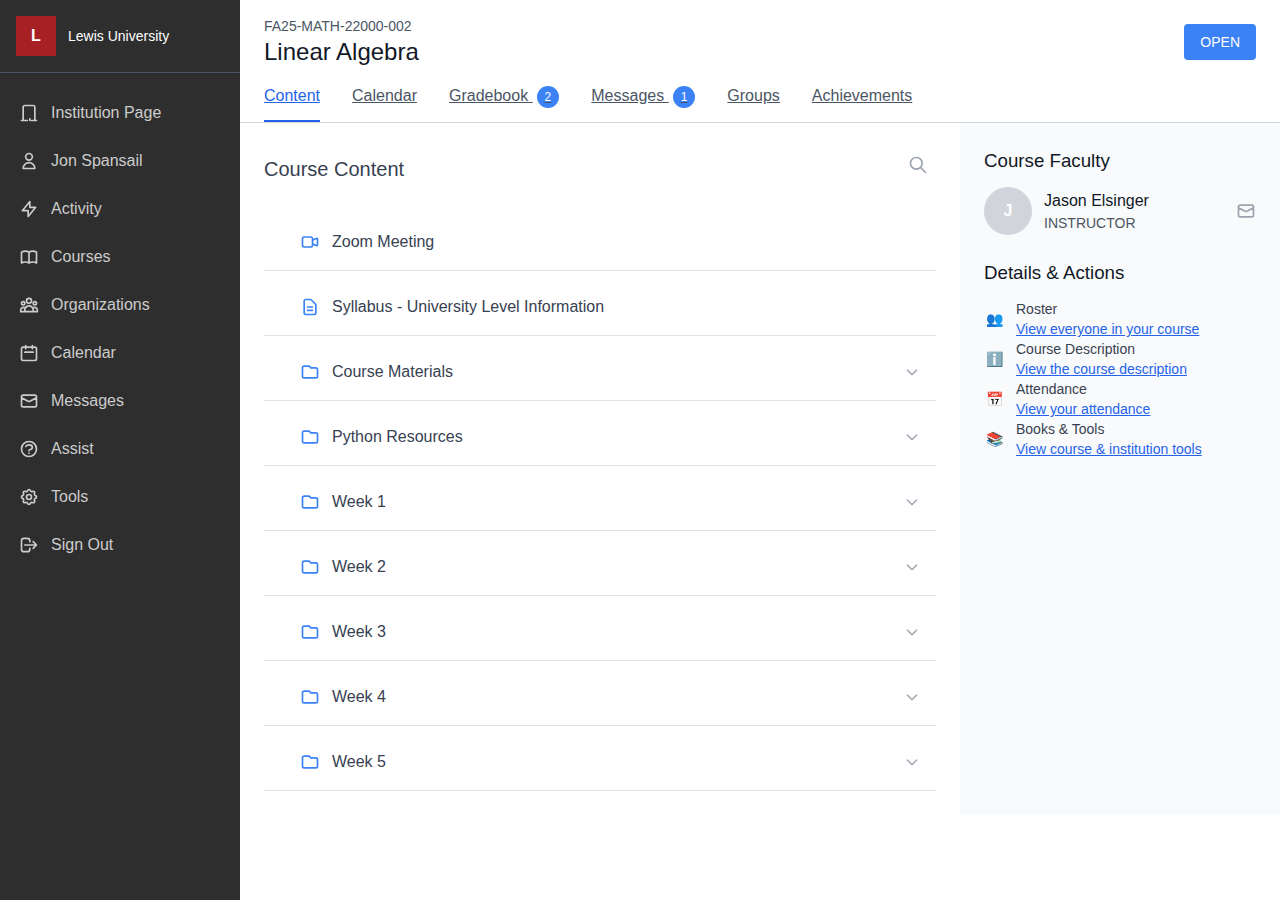
<file: linalg.html>
<!doctype html>
<html lang="en">
    <head>
        <meta charset="UTF-8" />
        <meta name="viewport" content="width=device-width, initial-scale=1.0" />
        <title>Linear Algebra - Blackboard Learn</title>
        <link rel="stylesheet" href="styles.css" />
    </head>
    <body>
        <div class="flex">
            <!-- Sidebar -->
            <div class="fixed left-0 top-0 h-full w-60 bg-bb-gray z-50">
                <div class="p-4 border-b border-gray-600">
                    <div class="flex items-center space-x-3">
                        <div
                            class="w-10 h-10 bg-bb-red flex items-center justify-center text-white font-bold"
                        >
                            L
                        </div>
                        <div class="text-white text-sm">Lewis University</div>
                    </div>
                </div>

                <nav class="mt-4">
                    <a
                        href="/institution/"
                        class="sidebar-item"
                        data-testid="nav-institution-page"
                    >
                        <svg
                            class="w-5 h-5"
                            fill="none"
                            stroke="currentColor"
                            viewBox="0 0 24 24"
                        >
                            <path
                                stroke-linecap="round"
                                stroke-linejoin="round"
                                stroke-width="2"
                                d="M19 21V5a2 2 0 00-2-2H7a2 2 0 00-2 2v16m14 0h2m-2 0h-4m-5 0H3m2-2v2m8-2v2"
                            />
                        </svg>
                        <span class="ml-3">Institution Page</span>
                    </a>

                    <a
                        href="/profile/"
                        class="sidebar-item"
                        data-testid="nav-jon-spansail"
                    >
                        <svg
                            class="w-5 h-5"
                            fill="none"
                            stroke="currentColor"
                            viewBox="0 0 24 24"
                        >
                            <path
                                stroke-linecap="round"
                                stroke-linejoin="round"
                                stroke-width="2"
                                d="M16 7a4 4 0 11-8 0 4 4 0 018 0zM12 14a7 7 0 00-7 7h14a7 7 0 00-7-7z"
                            />
                        </svg>
                        <span class="ml-3">Jon Spansail</span>
                    </a>

                    <a
                        href="/activity/"
                        class="sidebar-item"
                        data-testid="nav-activity"
                    >
                        <svg
                            class="w-5 h-5"
                            fill="none"
                            stroke="currentColor"
                            viewBox="0 0 24 24"
                        >
                            <path
                                stroke-linecap="round"
                                stroke-linejoin="round"
                                stroke-width="2"
                                d="M13 10V3L4 14h7v7l9-11h-7z"
                            />
                        </svg>
                        <span class="ml-3">Activity</span>
                    </a>

                    <a
                        href="/courses/"
                        class="sidebar-item"
                        data-testid="nav-courses"
                    >
                        <svg
                            class="w-5 h-5"
                            fill="none"
                            stroke="currentColor"
                            viewBox="0 0 24 24"
                        >
                            <path
                                stroke-linecap="round"
                                stroke-linejoin="round"
                                stroke-width="2"
                                d="M12 6.253v13m0-13C10.832 5.477 9.246 5 7.5 5S4.168 5.477 3 6.253v13C4.168 18.477 5.754 18 7.5 18s3.332.477 4.5 1.253m0-13C13.168 5.477 14.754 5 16.5 5c1.746 0 3.332.477 4.5 1.253v13C19.832 18.477 18.246 18 16.5 18c-1.746 0-3.332.477-4.5 1.253"
                            />
                        </svg>
                        <span class="ml-3">Courses</span>
                    </a>

                    <a
                        href="/organizations/"
                        class="sidebar-item"
                        data-testid="nav-organizations"
                    >
                        <svg
                            class="w-5 h-5"
                            fill="none"
                            stroke="currentColor"
                            viewBox="0 0 24 24"
                        >
                            <path
                                stroke-linecap="round"
                                stroke-linejoin="round"
                                stroke-width="2"
                                d="M17 20h5v-2a3 3 0 00-5.356-1.857M17 20H7m10 0v-2c0-.656-.126-1.283-.356-1.857M7 20H2v-2a3 3 0 015.356-1.857M7 20v-2c0-.656.126-1.283.356-1.857m0 0a5.002 5.002 0 019.288 0M15 7a3 3 0 11-6 0 3 3 0 016 0zm6 3a2 2 0 11-4 0 2 2 0 014 0zM7 10a2 2 0 11-4 0 2 2 0 014 0z"
                            />
                        </svg>
                        <span class="ml-3">Organizations</span>
                    </a>

                    <a
                        href="/calendar/"
                        class="sidebar-item"
                        data-testid="nav-calendar"
                    >
                        <svg
                            class="w-5 h-5"
                            fill="none"
                            stroke="currentColor"
                            viewBox="0 0 24 24"
                        >
                            <path
                                stroke-linecap="round"
                                stroke-linejoin="round"
                                stroke-width="2"
                                d="M8 7V3m8 4V3m-9 8h10M5 21h14a2 2 0 002-2V7a2 2 0 00-2-2H5a2 2 0 00-2 2v12a2 2 0 002 2z"
                            />
                        </svg>
                        <span class="ml-3">Calendar</span>
                    </a>

                    <a
                        href="/messages/"
                        class="sidebar-item"
                        data-testid="nav-messages"
                    >
                        <svg
                            class="w-5 h-5"
                            fill="none"
                            stroke="currentColor"
                            viewBox="0 0 24 24"
                        >
                            <path
                                stroke-linecap="round"
                                stroke-linejoin="round"
                                stroke-width="2"
                                d="M3 8l7.89 4.26a2 2 0 002.22 0L21 8M5 19h14a2 2 0 002-2V7a2 2 0 00-2-2H5a2 2 0 00-2 2v10a2 2 0 002 2z"
                            />
                        </svg>
                        <span class="ml-3">Messages</span>
                    </a>

                    <a
                        href="/assist/"
                        class="sidebar-item"
                        data-testid="nav-assist"
                    >
                        <svg
                            class="w-5 h-5"
                            fill="none"
                            stroke="currentColor"
                            viewBox="0 0 24 24"
                        >
                            <path
                                stroke-linecap="round"
                                stroke-linejoin="round"
                                stroke-width="2"
                                d="M8.228 9c.549-1.165 2.03-2 3.772-2 2.21 0 4 1.343 4 3 0 1.4-1.278 2.575-3.006 2.907-.542.104-.994.54-.994 1.093m0 3h.01M21 12a9 9 0 11-18 0 9 9 0 0118 0z"
                            />
                        </svg>
                        <span class="ml-3">Assist</span>
                    </a>

                    <a
                        href="/tools/"
                        class="sidebar-item"
                        data-testid="nav-tools"
                    >
                        <svg
                            class="w-5 h-5"
                            fill="none"
                            stroke="currentColor"
                            viewBox="0 0 24 24"
                        >
                            <path
                                stroke-linecap="round"
                                stroke-linejoin="round"
                                stroke-width="2"
                                d="M10.325 4.317c.426-1.756 2.924-1.756 3.35 0a1.724 1.724 0 002.573 1.066c1.543-.94 3.31.826 2.37 2.37a1.724 1.724 0 001.065 2.572c1.756.426 1.756 2.924 0 3.35a1.724 1.724 0 00-1.066 2.573c.94 1.543-.826 3.31-2.37 2.37a1.724 1.724 0 00-2.572 1.065c-.426 1.756-2.924 1.756-3.35 0a1.724 1.724 0 00-2.573-1.066c-1.543.94-3.31-.826-2.37-2.37a1.724 1.724 0 00-1.065-2.572c-1.756-.426-1.756-2.924 0-3.35a1.724 1.724 0 001.066-2.573c-.94-1.543.826-3.31 2.37-2.37.996.608 2.296.07 2.572-1.065z"
                            />
                            <path
                                stroke-linecap="round"
                                stroke-linejoin="round"
                                stroke-width="2"
                                d="M15 12a3 3 0 11-6 0 3 3 0 016 0z"
                            />
                        </svg>
                        <span class="ml-3">Tools</span>
                    </a>

                    <a href="/" class="sidebar-item" data-testid="nav-sign-out">
                        <svg
                            class="w-5 h-5"
                            fill="none"
                            stroke="currentColor"
                            viewBox="0 0 24 24"
                        >
                            <path
                                stroke-linecap="round"
                                stroke-linejoin="round"
                                stroke-width="2"
                                d="M17 16l4-4m0 0l-4-4m4 4H7m6 4v1a3 3 0 01-3 3H6a3 3 0 01-3-3V7a3 3 0 013-3h4a3 3 0 013 3v1"
                            />
                        </svg>
                        <span class="ml-3">Sign Out</span>
                    </a>
                </nav>
            </div>

            <!-- Main Content -->
            <div class="ml-60 min-h-screen bg-white flex-1">
                <!-- Course Header -->
                <div class="bg-white border-b">
                    <div class="px-6 py-4">
                        <div class="flex items-center justify-between">
                            <div>
                                <div
                                    class="text-sm text-gray-600"
                                    data-testid="course-code"
                                >
                                    FA25-MATH-22000-002
                                </div>
                                <h1
                                    class="text-2xl font-normal text-gray-900"
                                    data-testid="course-title"
                                >
                                    Linear Algebra
                                </h1>
                            </div>
                            <div
                                class="bg-blue-500 text-white px-4 py-2 rounded text-sm font-medium"
                                data-testid="course-status"
                            >
                                OPEN
                            </div>
                        </div>
                    </div>

                    <!-- Course Navigation Tabs -->
                    <div class="px-6">
                        <nav class="flex space-x-8">
                            <a
                                href="#"
                                class="pb-3 border-b-2 border-blue-500 text-blue-600 font-medium"
                                data-testid="tab-content"
                            >
                                Content
                            </a>
                            <a
                                href="#"
                                class="pb-3 text-gray-600 hover:text-gray-900"
                                data-testid="tab-calendar"
                                >Calendar</a
                            >
                            
                            <a
                                href="lin_grade.html"
                                class="pb-3 text-gray-600 hover:text-gray-900"
                                data-testid="tab-gradebook"
                            >
                                Gradebook
                                <span
                                    class="bg-blue-500 text-white text-xs px-2 py-1 rounded-full ml-1"
                                    >2</span
                                >
                            </a>
                            <a
                                href="#"
                                class="pb-3 text-gray-600 hover:text-gray-900"
                                data-testid="tab-messages"
                            >
                                Messages
                                <span
                                    class="bg-blue-500 text-white text-xs px-2 py-1 rounded-full ml-1"
                                    >1</span
                                >
                            </a>
                            <a
                                href="#"
                                class="pb-3 text-gray-600 hover:text-gray-900"
                                data-testid="tab-groups"
                                >Groups</a
                            >
                            <a
                                href="#"
                                class="pb-3 text-gray-600 hover:text-gray-900"
                                data-testid="tab-achievements"
                                >Achievements</a
                            >
                        </nav>
                    </div>
                </div>

                <div class="flex">
                    <!-- Main Content Area -->
                    <div class="flex-1 p-6">
                        <div data-testid="content-tab">
                            <div class="flex items-center justify-between mb-6">
                                <h2
                                    class="text-xl font-medium"
                                    data-testid="heading-course-content"
                                >
                                    Course Content
                                </h2>
                                <button
                                    class="p-2 hover:bg-gray-100 rounded"
                                    data-testid="button-search-content"
                                >
                                    <svg
                                        class="h-5 w-5 text-gray-400"
                                        fill="none"
                                        stroke="currentColor"
                                        viewBox="0 0 24 24"
                                    >
                                        <path
                                            stroke-linecap="round"
                                            stroke-linejoin="round"
                                            stroke-width="2"
                                            d="M21 21l-6-6m2-5a7 7 0 11-14 0 7 7 0 0114 0z"
                                        />
                                    </svg>
                                </button>
                            </div>

                            <div class="space-y-2">
                                <!-- Zoom Meeting -->
                                <div class="expandable-section">
                                    <div
                                        class="flex items-center p-4 cursor-pointer hover:bg-gray-50"
                                        data-testid="section-zoom"
                                    >
                                        <div
                                            class="w-2 h-2 bg-gray-400 rounded-full mr-3"
                                        ></div>
                                        <svg
                                            class="h-5 w-5 text-blue-500 mr-3"
                                            fill="none"
                                            stroke="currentColor"
                                            viewBox="0 0 24 24"
                                        >
                                            <path
                                                stroke-linecap="round"
                                                stroke-linejoin="round"
                                                stroke-width="2"
                                                d="M15 10l4.553-2.276A1 1 0 0121 8.618v6.764a1 1 0 01-1.447.894L15 14M5 18h8a2 2 0 002-2V8a2 2 0 00-2-2H5a2 2 0 00-2 2v8a2 2 0 002 2z"
                                            />
                                        </svg>
                                        <span class="flex-1 font-medium"
                                            >Zoom Meeting</span
                                        >
                                    </div>
                                </div>

                                <!-- Syllabus -->
                                <div class="expandable-section">
                                    <div
                                        class="flex items-center p-4 cursor-pointer hover:bg-gray-50"
                                        data-testid="section-syllabus"
                                    >
                                        <div
                                            class="w-2 h-2 bg-gray-400 rounded-full mr-3"
                                        ></div>
                                        <svg
                                            class="h-5 w-5 text-blue-500 mr-3"
                                            fill="none"
                                            stroke="currentColor"
                                            viewBox="0 0 24 24"
                                        >
                                            <path
                                                stroke-linecap="round"
                                                stroke-linejoin="round"
                                                stroke-width="2"
                                                d="M9 12h6m-6 4h6m2 5H7a2 2 0 01-2-2V5a2 2 0 012-2h5.586a1 1 0 01.707.293l5.414 5.414a1 1 0 01.293.707V19a2 2 0 01-2 2z"
                                            />
                                        </svg>
                                        <span class="flex-1 font-medium"
                                            >Syllabus - University Level
                                            Information</span
                                        >
                                    </div>
                                </div>

                                <!-- Course Materials -->
                                <div class="expandable-section">
                                    <div
                                        class="flex items-center p-4 cursor-pointer hover:bg-gray-50"
                                        data-testid="section-materials"
                                    >
                                        <div
                                            class="w-2 h-2 bg-gray-400 rounded-full mr-3"
                                        ></div>
                                        <svg
                                            class="h-5 w-5 text-blue-500 mr-3"
                                            fill="none"
                                            stroke="currentColor"
                                            viewBox="0 0 24 24"
                                        >
                                            <path
                                                stroke-linecap="round"
                                                stroke-linejoin="round"
                                                stroke-width="2"
                                                d="M3 7v10a2 2 0 002 2h14a2 2 0 002-2V9a2 2 0 00-2-2h-6l-2-2H5a2 2 0 00-2 2z"
                                            />
                                        </svg>
                                        <span class="flex-1 font-medium"
                                            >Course Materials</span
                                        >
                                        <svg
                                            class="h-4 w-4 text-gray-400"
                                            fill="none"
                                            stroke="currentColor"
                                            viewBox="0 0 24 24"
                                        >
                                            <path
                                                stroke-linecap="round"
                                                stroke-linejoin="round"
                                                stroke-width="2"
                                                d="M19 9l-7 7-7-7"
                                            />
                                        </svg>
                                    </div>
                                </div>

                                <!-- Python Resources -->
                                <div class="expandable-section">
                                    <div
                                        class="flex items-center p-4 cursor-pointer hover:bg-gray-50"
                                        data-testid="section-python"
                                    >
                                        <div
                                            class="w-2 h-2 bg-gray-400 rounded-full mr-3"
                                        ></div>
                                        <svg
                                            class="h-5 w-5 text-blue-500 mr-3"
                                            fill="none"
                                            stroke="currentColor"
                                            viewBox="0 0 24 24"
                                        >
                                            <path
                                                stroke-linecap="round"
                                                stroke-linejoin="round"
                                                stroke-width="2"
                                                d="M3 7v10a2 2 0 002 2h14a2 2 0 002-2V9a2 2 0 00-2-2h-6l-2-2H5a2 2 0 00-2 2z"
                                            />
                                        </svg>
                                        <span class="flex-1 font-medium"
                                            >Python Resources</span
                                        >
                                        <svg
                                            class="h-4 w-4 text-gray-400"
                                            fill="none"
                                            stroke="currentColor"
                                            viewBox="0 0 24 24"
                                        >
                                            <path
                                                stroke-linecap="round"
                                                stroke-linejoin="round"
                                                stroke-width="2"
                                                d="M19 9l-7 7-7-7"
                                            />
                                        </svg>
                                    </div>
                                </div>

                                <!-- Week 1 -->
                                <div class="expandable-section">
                                    <div
                                        class="flex items-center p-4 cursor-pointer hover:bg-gray-50"
                                        data-testid="section-week1"
                                    >
                                        <div
                                            class="w-2 h-2 bg-gray-400 rounded-full mr-3"
                                        ></div>
                                        <svg
                                            class="h-5 w-5 text-blue-500 mr-3"
                                            fill="none"
                                            stroke="currentColor"
                                            viewBox="0 0 24 24"
                                        >
                                            <path
                                                stroke-linecap="round"
                                                stroke-linejoin="round"
                                                stroke-width="2"
                                                d="M3 7v10a2 2 0 002 2h14a2 2 0 002-2V9a2 2 0 00-2-2h-6l-2-2H5a2 2 0 00-2 2z"
                                            />
                                        </svg>
                                        <span class="flex-1 font-medium"
                                            >Week 1</span
                                        >
                                        <svg
                                            class="h-4 w-4 text-gray-400"
                                            fill="none"
                                            stroke="currentColor"
                                            viewBox="0 0 24 24"
                                        >
                                            <path
                                                stroke-linecap="round"
                                                stroke-linejoin="round"
                                                stroke-width="2"
                                                d="M19 9l-7 7-7-7"
                                            />
                                        </svg>
                                    </div>
                                </div>

                                <div class="expandable-section">
                                    <div
                                        class="flex items-center p-4 cursor-pointer hover:bg-gray-50"
                                        data-testid="section-week1"
                                    >
                                        <div
                                            class="w-2 h-2 bg-gray-400 rounded-full mr-3"
                                        ></div>
                                        <svg
                                            class="h-5 w-5 text-blue-500 mr-3"
                                            fill="none"
                                            stroke="currentColor"
                                            viewBox="0 0 24 24"
                                        >
                                            <path
                                                stroke-linecap="round"
                                                stroke-linejoin="round"
                                                stroke-width="2"
                                                d="M3 7v10a2 2 0 002 2h14a2 2 0 002-2V9a2 2 0 00-2-2h-6l-2-2H5a2 2 0 00-2 2z"
                                            />
                                        </svg>
                                        <span class="flex-1 font-medium"
                                            >Week 2</span
                                        >
                                        <svg
                                            class="h-4 w-4 text-gray-400"
                                            fill="none"
                                            stroke="currentColor"
                                            viewBox="0 0 24 24"
                                        >
                                            <path
                                                stroke-linecap="round"
                                                stroke-linejoin="round"
                                                stroke-width="2"
                                                d="M19 9l-7 7-7-7"
                                            />
                                        </svg>
                                    </div>
                                </div>

                                <div class="expandable-section">
                                    <div
                                        class="flex items-center p-4 cursor-pointer hover:bg-gray-50"
                                        data-testid="section-week1"
                                    >
                                        <div
                                            class="w-2 h-2 bg-gray-400 rounded-full mr-3"
                                        ></div>
                                        <svg
                                            class="h-5 w-5 text-blue-500 mr-3"
                                            fill="none"
                                            stroke="currentColor"
                                            viewBox="0 0 24 24"
                                        >
                                            <path
                                                stroke-linecap="round"
                                                stroke-linejoin="round"
                                                stroke-width="2"
                                                d="M3 7v10a2 2 0 002 2h14a2 2 0 002-2V9a2 2 0 00-2-2h-6l-2-2H5a2 2 0 00-2 2z"
                                            />
                                        </svg>
                                        <span class="flex-1 font-medium"
                                            >Week 3</span
                                        >
                                        <svg
                                            class="h-4 w-4 text-gray-400"
                                            fill="none"
                                            stroke="currentColor"
                                            viewBox="0 0 24 24"
                                        >
                                            <path
                                                stroke-linecap="round"
                                                stroke-linejoin="round"
                                                stroke-width="2"
                                                d="M19 9l-7 7-7-7"
                                            />
                                        </svg>
                                    </div>
                                </div>

                                <div class="expandable-section">
                                    <div
                                        class="flex items-center p-4 cursor-pointer hover:bg-gray-50"
                                        data-testid="section-week1"
                                    >
                                        <div
                                            class="w-2 h-2 bg-gray-400 rounded-full mr-3"
                                        ></div>
                                        <svg
                                            class="h-5 w-5 text-blue-500 mr-3"
                                            fill="none"
                                            stroke="currentColor"
                                            viewBox="0 0 24 24"
                                        >
                                            <path
                                                stroke-linecap="round"
                                                stroke-linejoin="round"
                                                stroke-width="2"
                                                d="M3 7v10a2 2 0 002 2h14a2 2 0 002-2V9a2 2 0 00-2-2h-6l-2-2H5a2 2 0 00-2 2z"
                                            />
                                        </svg>
                                        <span class="flex-1 font-medium"
                                            >Week 4</span
                                        >
                                        <svg
                                            class="h-4 w-4 text-gray-400"
                                            fill="none"
                                            stroke="currentColor"
                                            viewBox="0 0 24 24"
                                        >
                                            <path
                                                stroke-linecap="round"
                                                stroke-linejoin="round"
                                                stroke-width="2"
                                                d="M19 9l-7 7-7-7"
                                            />
                                        </svg>
                                    </div>
                                </div>

                                <div class="expandable-section">
                                    <div
                                        class="flex items-center p-4 cursor-pointer hover:bg-gray-50"
                                        data-testid="section-week1"
                                    >
                                        <div
                                            class="w-2 h-2 bg-gray-400 rounded-full mr-3"
                                        ></div>
                                        <svg
                                            class="h-5 w-5 text-blue-500 mr-3"
                                            fill="none"
                                            stroke="currentColor"
                                            viewBox="0 0 24 24"
                                        >
                                            <path
                                                stroke-linecap="round"
                                                stroke-linejoin="round"
                                                stroke-width="2"
                                                d="M3 7v10a2 2 0 002 2h14a2 2 0 002-2V9a2 2 0 00-2-2h-6l-2-2H5a2 2 0 00-2 2z"
                                            />
                                        </svg>
                                        <span class="flex-1 font-medium"
                                            >Week 5</span
                                        >
                                        <svg
                                            class="h-4 w-4 text-gray-400"
                                            fill="none"
                                            stroke="currentColor"
                                            viewBox="0 0 24 24"
                                        >
                                            <path
                                                stroke-linecap="round"
                                                stroke-linejoin="round"
                                                stroke-width="2"
                                                d="M19 9l-7 7-7-7"
                                            />
                                        </svg>
                                    </div>
                                </div>
                            </div>
                        </div>
                    </div>

                    <!-- Course Sidebar -->
                    <div class="w-80 bg-gray-50 p-6">
                        <div class="mb-6">
                            <h3
                                class="font-medium text-gray-900 mb-3"
                                data-testid="heading-course-faculty"
                            >
                                Course Faculty
                            </h3>
                            <div class="flex items-center space-x-3">
                                <div
                                    class="w-12 h-12 rounded-full bg-gray-300 flex items-center justify-center text-white font-bold"
                                >
                                    J
                                </div>
                                <div>
                                    <div
                                        class="font-medium text-gray-900"
                                        data-testid="faculty-name"
                                    >
                                        Jason Elsinger
                                    </div>
                                    <div
                                        class="text-sm text-gray-600"
                                        data-testid="faculty-role"
                                    >
                                        INSTRUCTOR
                                    </div>
                                </div>
                                <svg
                                    class="h-5 w-5 text-gray-400 ml-auto"
                                    fill="none"
                                    stroke="currentColor"
                                    viewBox="0 0 24 24"
                                >
                                    <path
                                        stroke-linecap="round"
                                        stroke-linejoin="round"
                                        stroke-width="2"
                                        d="M3 8l7.89 4.26a2 2 0 002.22 0L21 8M5 19h14a2 2 0 002-2V7a2 2 0 00-2-2H5a2 2 0 00-2 2v10a2 2 0 002 2z"
                                    />
                                </svg>
                            </div>
                        </div>

                        <div>
                            <h3
                                class="font-medium text-gray-900 mb-3"
                                data-testid="heading-details-actions"
                            >
                                Details & Actions
                            </h3>
                            <div class="space-y-3">
                                <div class="flex items-center text-sm">
                                    <div
                                        class="w-5 h-5 flex items-center justify-center mr-3"
                                    >
                                        👥
                                    </div>
                                    <div>
                                        <div
                                            class="font-medium"
                                            data-testid="action-roster"
                                        >
                                            Roster
                                        </div>
                                        <a
                                            href="#"
                                            class="text-blue-600 hover:underline"
                                            data-testid="link-view-everyone"
                                        >
                                            View everyone in your course
                                        </a>
                                    </div>
                                </div>

                                <div class="flex items-center text-sm">
                                    <div
                                        class="w-5 h-5 flex items-center justify-center mr-3"
                                    >
                                        ℹ️
                                    </div>
                                    <div>
                                        <div
                                            class="font-medium"
                                            data-testid="action-course-description"
                                        >
                                            Course Description
                                        </div>
                                        <a
                                            href="#"
                                            class="text-blue-600 hover:underline"
                                            data-testid="link-view-description"
                                        >
                                            View the course description
                                        </a>
                                    </div>
                                </div>

                                <div class="flex items-center text-sm">
                                    <div
                                        class="w-5 h-5 flex items-center justify-center mr-3"
                                    >
                                        📅
                                    </div>
                                    <div>
                                        <div
                                            class="font-medium"
                                            data-testid="action-attendance"
                                        >
                                            Attendance
                                        </div>
                                        <a
                                            href="#"
                                            class="text-blue-600 hover:underline"
                                            data-testid="link-view-attendance"
                                        >
                                            View your attendance
                                        </a>
                                    </div>
                                </div>

                                <div class="flex items-center text-sm">
                                    <div
                                        class="w-5 h-5 flex items-center justify-center mr-3"
                                    >
                                        📚
                                    </div>
                                    <div>
                                        <div
                                            class="font-medium"
                                            data-testid="action-books-tools"
                                        >
                                            Books & Tools
                                        </div>
                                        <a
                                            href="#"
                                            class="text-blue-600 hover:underline"
                                            data-testid="link-view-tools"
                                        >
                                            View course & institution tools
                                        </a>
                                    </div>
                                </div>
                            </div>
                        </div>
                    </div>
                </div>
            </div>
        </div>
    </body>
</html>
</file>
<file: styles.css>
/* Reset and base styles */
* {
  margin: 0;
  padding: 0;
  box-sizing: border-box;
}

body {
  font-family: -apple-system, BlinkMacSystemFont, "Segoe UI", Roboto, sans-serif;
  line-height: 1.5;
  color: #374151;
  background-color: #ffffff;
  -webkit-font-smoothing: antialiased;
  -moz-osx-font-smoothing: grayscale;
}

/* Blackboard specific colors */
:root {
  --bb-red: hsl(358, 68%, 39%);
  --bb-red-light: hsl(358, 63%, 48%);
  --bb-gray: hsl(0, 0%, 18%);
  --bb-gray-light: hsl(0, 0%, 96%);
  --bb-border: hsl(0, 0%, 88%);
}

/* Login page gradient background */
.gradient-bg {
  background: linear-gradient(135deg, var(--bb-red-light) 0%, var(--bb-red) 100%);
}

/* Login input styling */
.bb-input {
  border: none;
  border-bottom: 2px solid rgba(255,255,255,0.5);
  background: transparent;
  color: white;
  padding: 8px 0;
  transition: border-color 0.3s;
  outline: none;
}

.bb-input:focus {
  outline: none;
  border-bottom-color: white;
}

.bb-input::placeholder {
  color: rgba(255,255,255,0.8);
}

/* Sidebar styling */
.sidebar-item {
  display: flex;
  align-items: center;
  padding: 12px 16px;
  color: #cccccc;
  text-decoration: none;
  transition: all 0.2s;
  border-left: 3px solid transparent;
}

.sidebar-item:hover {
  background-color: rgba(255,255,255,0.1);
  color: white;
}

.sidebar-item.active {
  background-color: rgba(255,255,255,0.1);
  color: white;
  border-left-color: var(--bb-red-light);
}

/* Course card styling */
.course-card {
  transition: all 0.2s;
}

.course-card:hover {
  box-shadow: 0 4px 12px rgba(0,0,0,0.15);
}

/* Grade badges */
.grade-badge {
  border-radius: 12px;
  padding: 4px 12px;
  font-size: 12px;
  font-weight: bold;
}

.grade-green {
  background-color: #22c55e;
  color: white;
}

.grade-yellow {
  background-color: #eab308;
  color: white;
}

/* Layout utilities */
.flex {
  display: flex;
}

.items-center {
  align-items: center;
}

.justify-between {
  justify-content: space-between;
}

.justify-center {
  justify-content: center;
}

.space-x-2 > * + * {
  margin-left: 0.5rem;
}

.space-x-3 > * + * {
  margin-left: 0.75rem;
}

.space-x-4 > * + * {
  margin-left: 1rem;
}

.space-x-8 > * + * {
  margin-left: 2rem;
}

.space-y-2 > * + * {
  margin-top: 0.5rem;
}

.space-y-4 > * + * {
  margin-top: 1rem;
}

.space-y-6 > * + * {
  margin-top: 1.5rem;
}

/* Positioning */
.relative {
  position: relative;
}

.absolute {
  position: absolute;
}

.fixed {
  position: fixed;
}

.top-0 {
  top: 0;
}

.left-0 {
  left: 0;
}

.right-0 {
  right: 0;
}

.bottom-8 {
  bottom: 2rem;
}

.top-4 {
  top: 1rem;
}

.left-4 {
  left: 1rem;
}

.z-50 {
  z-index: 50;
}

/* Sizing */
.h-full {
  height: 100%;
}

.min-h-screen {
  min-height: 100vh;
}

.w-full {
  width: 100%;
}

.max-w-md {
  max-width: 28rem;
}

.w-60 {
  width: 15rem;
}

.ml-60 {
  margin-left: 15rem;
}

.w-10 {
  width: 2.5rem;
}

.h-10 {
  height: 2.5rem;
}

.w-12 {
  width: 3rem;
}

.h-12 {
  height: 3rem;
}

.w-2 {
  width: 0.5rem;
}

.h-2 {
  height: 0.5rem;
}

.w-5 {
  width: 1.25rem;
}

.h-5 {
  height: 1.25rem;
}

.w-4 {
  width: 1rem;
}

.h-4 {
  height: 1rem;
}

.w-6 {
  width: 1.5rem;
}

.h-6 {
  height: 1.5rem;
}

.flex-1 {
  flex: 1;
}

.w-80 {
  width: 20rem;
}

/* Spacing */
.p-2 {
  padding: 0.5rem;
}

.p-4 {
  padding: 1rem;
}

.p-6 {
  padding: 1.5rem;
}

.px-2 {
  padding-left: 0.5rem;
  padding-right: 0.5rem;
}

.px-3 {
  padding-left: 0.75rem;
  padding-right: 0.75rem;
}

.px-4 {
  padding-left: 1rem;
  padding-right: 1rem;
}

.px-6 {
  padding-left: 1.5rem;
  padding-right: 1.5rem;
}

.py-1 {
  padding-top: 0.25rem;
  padding-bottom: 0.25rem;
}

.py-2 {
  padding-top: 0.5rem;
  padding-bottom: 0.5rem;
}

.py-3 {
  padding-top: 0.75rem;
  padding-bottom: 0.75rem;
}

.py-4 {
  padding-top: 1rem;
  padding-bottom: 1rem;
}

.pb-3 {
  padding-bottom: 0.75rem;
}

.mt-1 {
  margin-top: 0.25rem;
}

.mt-2 {
  margin-top: 0.5rem;
}

.mt-3 {
  margin-top: 0.75rem;
}

.mt-4 {
  margin-top: 1rem;
}

.mt-6 {
  margin-top: 1.5rem;
}

.mt-8 {
  margin-top: 2rem;
}

.mb-2 {
  margin-bottom: 0.5rem;
}

.mb-3 {
  margin-bottom: 0.75rem;
}

.mb-4 {
  margin-bottom: 1rem;
}

.mb-6 {
  margin-bottom: 1.5rem;
}

.mb-8 {
  margin-bottom: 2rem;
}

.ml-1 {
  margin-left: 0.25rem;
}

.ml-2 {
  margin-left: 0.5rem;
}

.ml-3 {
  margin-left: 0.75rem;
}

.mr-3 {
  margin-right: 0.75rem;
}

.ml-auto {
  margin-left: auto;
}

/* Colors */
.text-white {
  color: #ffffff;
}

.text-gray-400 {
  color: #9ca3af;
}

.text-gray-500 {
  color: #6b7280;
}

.text-gray-600 {
  color: #4b5563;
}

.text-gray-700 {
  color: #374151;
}

.text-gray-800 {
  color: #1f2937;
}

.text-gray-900 {
  color: #111827;
}

.text-blue-500 {
  color: #3b82f6;
}

.text-blue-600 {
  color: #2563eb;
}

.text-green-800 {
  color: #166534;
}

.text-red-300 {
  color: #fca5a5;
}

.bg-white {
  background-color: #ffffff;
}

.bg-gray-50 {
  background-color: #f9fafb;
}

.bg-gray-100 {
  background-color: #f3f4f6;
}

.bg-gray-300 {
  background-color: #d1d5db;
}

.bg-gray-600 {
  background-color: #4b5563;
}

.bg-gray-800 {
  background-color: #1f2937;
}

.bg-blue-500 {
  background-color: #3b82f6;
}

.bg-green-100 {
  background-color: #dcfce7;
}

.bg-transparent {
  background-color: transparent;
}

.bg-bb-red {
  background-color: var(--bb-red);
}

.bg-bb-gray {
  background-color: var(--bb-gray);
}

/* Borders */
.border {
  border-width: 1px;
  border-style: solid;
  border-color: #d1d5db;
}

.border-b {
  border-bottom-width: 1px;
  border-bottom-style: solid;
  border-bottom-color: #d1d5db;
}

.border-t-4 {
  border-top-width: 4px;
  border-top-style: solid;
}

.border-b-2 {
  border-bottom-width: 2px;
  border-bottom-style: solid;
}

.border-white {
  border-color: #ffffff;
}

.border-gray-200 {
  border-color: #e5e7eb;
}

.border-gray-300 {
  border-color: #d1d5db;
}

.border-gray-600 {
  border-color: #4b5563;
}

.border-teal-400 {
  border-color: #2dd4bf;
}

.rounded {
  border-radius: 0.25rem;
}

.rounded-lg {
  border-radius: 0.5rem;
}

.rounded-md {
  border-radius: 0.375rem;
}

.rounded-full {
  border-radius: 9999px;
}

/* Typography */
.text-xs {
  font-size: 0.75rem;
  line-height: 1rem;
}

.text-sm {
  font-size: 0.875rem;
  line-height: 1.25rem;
}

.text-lg {
  font-size: 1.125rem;
  line-height: 1.75rem;
}

.text-xl {
  font-size: 1.25rem;
  line-height: 1.75rem;
}

.text-2xl {
  font-size: 1.5rem;
  line-height: 2rem;
}

.text-3xl {
  font-size: 1.875rem;
  line-height: 2.25rem;
}

.font-normal {
  font-weight: 400;
}

.font-medium {
  font-weight: 500;
}

.font-bold {
  font-weight: 700;
}

.text-center {
  text-align: center;
}

.text-left {
  text-align: left;
}

.text-right {
  text-align: right;
}

/* Effects */
.opacity-75 {
  opacity: 0.75;
}

.opacity-90 {
  opacity: 0.9;
}

.shadow-sm {
  box-shadow: 0 1px 2px 0 rgba(0, 0, 0, 0.05);
}

.shadow-md {
  box-shadow: 0 4px 6px -1px rgba(0, 0, 0, 0.1), 0 2px 4px -1px rgba(0, 0, 0, 0.06);
}

/* Display */
.block {
  display: block;
}

.hidden {
  display: none;
}

.cursor-pointer {
  cursor: pointer;
}

/* Tables */
.divide-y {
  border-collapse: separate;
}

.divide-y > * + * {
  border-top: 1px solid #e5e7eb;
}

.divide-gray-200 > * + * {
  border-top-color: #e5e7eb;
}

.overflow-x-auto {
  overflow-x: auto;
}

/* Transitions */
.transition-all {
  transition-property: all;
  transition-timing-function: cubic-bezier(0.4, 0, 0.2, 1);
  transition-duration: 150ms;
}

.transition-shadow {
  transition-property: box-shadow;
  transition-timing-function: cubic-bezier(0.4, 0, 0.2, 1);
  transition-duration: 150ms;
}

.duration-300 {
  transition-duration: 300ms;
}

/* Hover effects */
.hover\:bg-gray-50:hover {
  background-color: #f9fafb;
}

.hover\:bg-gray-100:hover {
  background-color: #f3f4f6;
}

.hover\:bg-gray-700:hover {
  background-color: #374151;
}

.hover\:bg-white:hover {
  background-color: #ffffff;
}

.hover\:text-gray-900:hover {
  color: #111827;
}

.hover\:text-bb-red:hover {
  color: var(--bb-red);
}

.hover\:opacity-100:hover {
  opacity: 1;
}

.hover\:underline:hover {
  text-decoration: underline;
}

.hover\:shadow-md:hover {
  box-shadow: 0 4px 6px -1px rgba(0, 0, 0, 0.1), 0 2px 4px -1px rgba(0, 0, 0, 0.06);
}

/* Focus effects */
.focus\:outline-none:focus {
  outline: 2px solid transparent;
  outline-offset: 2px;
}

.focus\:ring-2:focus {
  box-shadow: 0 0 0 2px rgba(59, 130, 246, 0.5);
}

.focus\:ring-blue-500:focus {
  box-shadow: 0 0 0 2px rgba(59, 130, 246, 0.5);
}

/* Course specific styles */
.expandable-section {
  border-bottom: 1px solid #e0e0e0;
}

/* Button styles */
button {
  background: none;
  border: none;
  cursor: pointer;
  font: inherit;
}

/* Form styles */
input, select {
  font: inherit;
}

input[type="text"], input[type="password"], select {
  background-color: #ffffff;
  border: 1px solid #d1d5db;
  border-radius: 0.375rem;
  padding: 0.5rem 0.75rem;
}

input[type="text"]:focus, input[type="password"]:focus, select:focus {
  outline: none;
  border-color: #3b82f6;
  box-shadow: 0 0 0 2px rgba(59, 130, 246, 0.1);
}

/* Table styles */
table {
  width: 100%;
  border-collapse: collapse;
}

th, td {
  text-align: left;
  vertical-align: top;
}

/* Custom styles for exact match */
.border-2 {
  border-width: 2px;
}

.bg-purple-500 {
  background-color: #8b5cf6;
}

.ml-auto {
  margin-left: auto;
}
</file>
